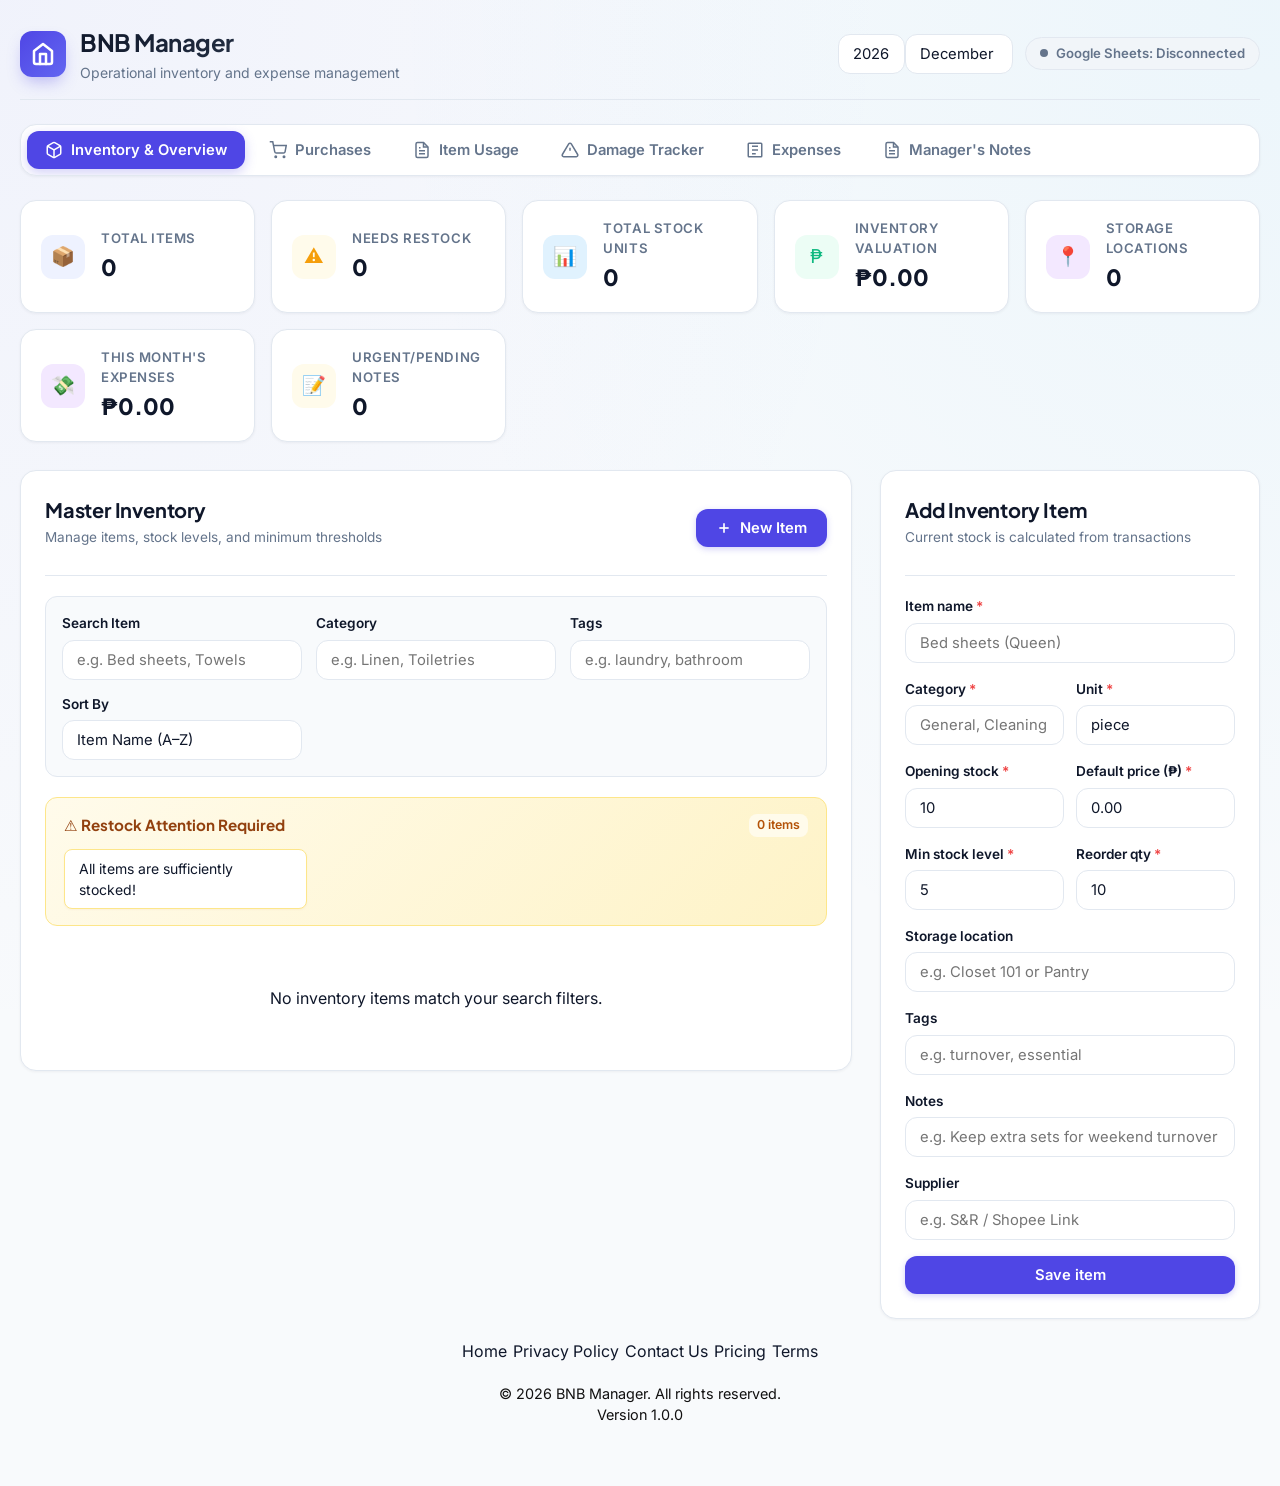
<file: index.html>
<!DOCTYPE html>
<html lang="en">
  <head>
    <meta charset="UTF-8" />
    <meta name="viewport" content="width=device-width, initial-scale=1.0" />
    <meta http-equiv="Cache-Control" content="no-store, no-cache, must-revalidate, max-age=0" />
    <meta http-equiv="Pragma" content="no-cache" />
    <title>BNB Manager - Bed & Breakfast Operations</title>
    <!-- Google Fonts -->
    <link rel="preconnect" href="https://fonts.googleapis.com" />
    <link rel="preconnect" href="https://fonts.gstatic.com" crossorigin />
    <link href="https://fonts.googleapis.com/css2?family=Inter:wght@400;500;600;700&family=Plus+Jakarta+Sans:wght@500;600;700;800&display=swap" rel="stylesheet" />
    <link rel="stylesheet" href="styles.css?v=20260728-1" />
  </head>
  <body>
    <!-- App Shell -->
    <div class="app-shell">
      <!-- Top Navigation & Header -->
      <header class="app-header">
        <div class="brand" onclick="window.location.href='/'" style="cursor: pointer;">
          <div class="brand-icon">
            <svg width="24" height="24" viewBox="0 0 24 24" fill="none" stroke="currentColor" stroke-width="2.5" stroke-linecap="round" stroke-linejoin="round">
              <path d="m3 9 9-7 9 7v11a2 2 0 0 1-2 2H5a2 2 0 0 1-2-2z"></path>
              <polyline points="9 22 9 12 15 12 15 22"></polyline>
            </svg>
          </div>
          <div>
            <h1 class="brand-title">BNB Manager</h1>
            <p class="brand-subtitle">Operational inventory and expense management</p>
          </div>
        </div>
        <div id="top-anchor"></div>
        <button id="floating-btn" class="hidden-btn">↑ Top</button>

        <div class="header-actions">
          <div class="data-month-content"  >
            <select class="styled-select year-select" id="data-year-select" title="Select the year of data to view.">
            </select>
            <select class="styled-select" id="data-month-select" title="Select the month of data to view.">
            </select>
          </div>
          <div id="sync-status-badge" class="sync-badge offline" title="Click to configure Google Sheets Sync">
            <span class="badge-dot"></span>
            <span id="sync-status-text">Google Sheets: Disconnected</span>
          </div>
          <!-- <button type="button" id="open-sync-modal-btn" class="btn btn-secondary">
            <svg width="18" height="18" viewBox="0 0 24 24" fill="none" stroke="currentColor" stroke-width="2">
              <circle cx="12" cy="12" r="3"></circle>
              <path d="M19.4 15a1.65 1.65 0 0 0 .33 1.82l.06.06a2 2 0 0 1 0 2.83 2 2 0 0 1-2.83 0l-.06-.06a1.65 1.65 0 0 0-1.82-.33 1.65 1.65 0 0 0-1 1.51V21a2 2 0 0 1-2 2 2 2 0 0 1-2-2v-.09A1.65 1.65 0 0 0 9 19.4a1.65 1.65 0 0 0-1.82.33l-.06.06a2 2 0 0 1-2.83 0 2 2 0 0 1 0-2.83l.06-.06a1.65 1.65 0 0 0 .33-1.82 1.65 1.65 0 0 0-1.51-1H3a2 2 0 0 1-2-2 2 2 0 0 1 2-2h.09A1.65 1.65 0 0 0 4.6 9a1.65 1.65 0 0 0-.33-1.82l-.06-.06a2 2 0 0 1 0-2.83 2 2 0 0 1 2.83 0l.06.06a1.65 1.65 0 0 0 1.82.33H9a1.65 1.65 0 0 0 1-1.51V3a2 2 0 0 1 2-2 2 2 0 0 1 2 2v.09a1.65 1.65 0 0 0 1 1.51 1.65 1.65 0 0 0 1.82-.33l.06-.06a2 2 0 0 1 2.83 0 2 2 0 0 1 0 2.83l-.06.06a1.65 1.65 0 0 0-.33 1.82V9a1.65 1.65 0 0 0 1.51 1H21a2 2 0 0 1 2 2 2 2 0 0 1-2 2h-.09a1.65 1.65 0 0 0-1.51 1z"></path>
            </svg>
            Google Sync Settings
          </button> -->
        </div>
      </header>
      <section id="tab-app" class="app-tab-panel active" role="tabpanel">
        <!-- App Navigation Tabs -->
        <nav class="nav-tabs" role="tablist" aria-label="Application Navigation">
          <button type="button" class="nav-tab active" data-tab="tab-inventory" role="tab" aria-selected="true" aria-controls="tab-inventory">
            <svg width="18" height="18" viewBox="0 0 24 24" fill="none" stroke="currentColor" stroke-width="2"><path d="M21 16V8a2 2 0 0 0-1-1.73l-7-4a2 2 0 0 0-2 0l-7 4A2 2 0 0 0 3 8v8a2 2 0 0 0 1 1.73l7 4a2 2 0 0 0 2 0l7-4A2 2 0 0 0 21 16z"></path><polyline points="3.27 6.96 12 12.01 20.73 6.96"></polyline><line x1="12" y1="22.08" x2="12" y2="12"></line></svg>
            Inventory & Overview
          </button>
          <button type="button" class="nav-tab" data-tab="tab-purchases" role="tab" aria-selected="false" aria-controls="tab-purchases">
            <svg width="18" height="18" viewBox="0 0 24 24" fill="none" stroke="currentColor" stroke-width="2"><circle cx="9" cy="21" r="1"></circle><circle cx="20" cy="21" r="1"></circle><path d="M1 1h4l2.68 13.39a2 2 0 0 0 2 1.61h9.72a2 2 0 0 0 2-1.61L23 6H6"></path></svg>
            Purchases
          </button>
          <button type="button" class="nav-tab" data-tab="tab-usage" role="tab" aria-selected="false" aria-controls="tab-usage">
            <svg width="18" height="18" viewBox="0 0 24 24" fill="none" stroke="currentColor" stroke-width="2"><path d="M14 2H6a2 2 0 0 0-2 2v16a2 2 0 0 0 2 2h12a2 2 0 0 0 2-2V8z"></path><polyline points="14 2 14 8 20 8"></polyline><line x1="16" y1="13" x2="8" y2="13"></line><line x1="16" y1="17" x2="8" y2="17"></line><polyline points="10 9 9 9 8 9"></polyline></svg>
            Item Usage
          </button>
          <button type="button" class="nav-tab" data-tab="tab-damage" role="tab" aria-selected="false" aria-controls="tab-damage">
            <svg width="18" height="18" viewBox="0 0 24 24" fill="none" stroke="currentColor" stroke-width="2"><path d="M10.29 3.86L1.82 18a2 2 0 0 0 1.71 3h16.94a2 2 0 0 0 1.71-3L13.71 3.86a2 2 0 0 0-3.42 0z"></path><line x1="12" y1="9" x2="12" y2="13"></line><line x1="12" y1="17" x2="12.01" y2="17"></line></svg>
            Damage Tracker
          </button>
          <button type="button" class="nav-tab" data-tab="tab-expenses" role="tab" aria-selected="false" aria-controls="tab-expenses">
            <svg width="18" height="18" viewBox="0 0 24 24" fill="none" stroke="currentColor" stroke-width="2"><path d="M4 3h16a1 1 0 0 1 1 1v16a1 1 0 0 1-1 1H4a1 1 0 0 1-1-1V4a1 1 0 0 1 1-1z"></path><path d="M8 7h8"></path><path d="M8 12h8"></path><path d="M8 17h5"></path></svg>
            Expenses
          </button>
          <button type="button" class="nav-tab" data-tab="tab-managers-notes" role="tab" aria-selected="false" aria-controls="tab-managers-notes">
            <svg width="18" height="18" viewBox="0 0 24 24" fill="none" stroke="currentColor" stroke-width="2"><path d="M14 2H6a2 2 0 0 0-2 2v16a2 2 0 0 0 2 2h12a2 2 0 0 0 2-2V8z"></path><polyline points="14 2 14 8 20 8"></polyline><line x1="16" y1="13" x2="8" y2="13"></line><line x1="16" y1="17" x2="8" y2="17"></line><polyline points="10 9 9 9 8 9"></polyline></svg>
            Manager's Notes
          </button>
        </nav>

        <!-- Dashboard Stats Header -->
        <div class="stats-banner">
          <div id="stats" class="stats-grid"></div>
        </div>

        <!-- Tab Content 1: Inventory & Overview -->
        <section id="tab-inventory" class="tab-panel active" role="tabpanel">
          <div class="content-grid">
            <div class="panel main-panel">
              <div class="panel-header">
                <div>
                  <h2>Master Inventory</h2>
                  <p class="panel-subtitle">Manage items, stock levels, and minimum thresholds</p>
                </div>
                <button type="button" id="trigger-add-item-btn" class="btn btn-primary">
                  <svg width="16" height="16" viewBox="0 0 24 24" fill="none" stroke="currentColor" stroke-width="2.5"><line x1="12" y1="5" x2="12" y2="19"></line><line x1="5" y1="12" x2="19" y2="12"></line></svg>
                  New Item
                </button>
              </div>

              <!-- Filters -->
              <div class="filter-card">
                <div class="filter-row">
                  <div class="input-group">
                    <label for="filter-name">Search Item</label>
                    <input id="filter-name" type="search" placeholder="e.g. Bed sheets, Towels" />
                  </div>
                  <div class="input-group">
                    <label for="filter-category">Category</label>
                    <input id="filter-category" type="search" placeholder="e.g. Linen, Toiletries" />
                  </div>
                  <div class="input-group">
                    <label for="filter-tags">Tags</label>
                    <input id="filter-tags" type="search" placeholder="e.g. laundry, bathroom" />
                  </div>
                  <div class="input-group">
                    <label for="filter-sort">Sort By</label>
                    <select id="filter-sort" class="styled-select" >
                      <option value="name-asc">Item Name (A–Z)</option>
                      <option value="name-desc">Item Name (Z–A)</option>
                    </select>
                  </div>
                </div>
              </div>
              
              <details class="low-stock-card" id="low-stock-card-view" open>
                <summary class="card-header">
                  <h3>⚠️ Restock Attention Required</h3>
                  <span id="low-stock-count-badge" class="chip chip-warning">0 items</span>
                </summary>
                <ul id="low-stock-list" class="low-stock-list"></ul>
              </details>
              
              <div id="inventory-list" class="inventory-grid"></div>
            </div>

            <!-- Aside: Add/Edit Item Form -->
            <aside class="panel side-panel">
              <div class="panel-header">
                <div>
                  <h2 id="form-title">Add New Item</h2>
                  <p class="panel-subtitle">Current stock is calculated from transactions</p>
                </div>
                <button type="button" id="cancel-edit" class="btn btn-ghost btn-sm hidden">Cancel edit</button>
              </div>
              <form id="item-form" class="styled-form">
                <div class="input-group">
                  <label for="item-name-input">Item name <span class="required">*</span></label>
                  <input type="text" id="item-name-input" name="name" placeholder="Bed sheets (Queen)" required />
                </div>

                <div class="form-row">
                  <div class="input-group">
                    <label for="item-category-input">Category <span class="required">*</span></label>
                    <input type="text" id="item-category-input" name="category" placeholder="General, Cleaning" required />
                  </div>
                  <div class="input-group">
                    <label for="item-unit-input">Unit <span class="required">*</span></label>
                    <input type="text" id="item-unit-input" name="unit" list="unit-options" value="piece" required />
                  </div>
                </div>

                <div class="form-row">
                  <div class="input-group">
                    <label for="item-opening-input">Opening stock <span class="required">*</span></label>
                    <input type="number" id="item-opening-input" name="openingStock" min="0" value="10" required />
                  </div>
                  <div class="input-group">
                    <label for="item-price-input">Default price (₱) <span class="required">*</span></label>
                    <input type="number" id="item-price-input" name="price" min="0" step="0.01" value="0.00" required />
                  </div>
                </div>

                <div class="form-row">
                  <div class="input-group">
                    <label for="item-min-input">Min stock level <span class="required">*</span></label>
                    <input type="number" id="item-min-input" name="minStock" min="0" value="5" required />
                  </div>
                  <div class="input-group">
                    <label for="item-reorder-input">Reorder qty <span class="required">*</span></label>
                    <input type="number" id="item-reorder-input" name="reorderQty" min="0" value="10" required />
                  </div>
                </div>

                <div class="input-group">
                  <label for="item-storage-input">Storage location</label>
                  <input type="text" id="item-storage-input" name="storage" placeholder="e.g. Closet 101 or Pantry" />
                </div>

                <div class="input-group">
                  <label for="item-tags-input">Tags</label>
                  <input type="text" id="item-tags-input" name="tags" placeholder="e.g. turnover, essential" />
                </div>

                <div class="input-group">
                  <label for="item-notes-input">Notes</label>
                  <input type="text" id="item-notes-input" name="notes" placeholder="e.g. Keep extra sets for weekend turnover" />
                </div>

                <div class="input-group">
                  <label for="item-supplier-input">Supplier</label>
                  <input type="text" id="item-supplier-input" name="supplier" placeholder="e.g. S&R / Shopee Link" />
                </div>

                <button type="submit" id="submit-item-btn" class="btn btn-primary btn-full">Save item</button>
              </form>
            </aside>
          </div>
        </section>

        <!-- Tab Content 2: Purchases -->
        <section id="tab-purchases" class="tab-panel" role="tabpanel">
          <div class="content-grid">
            <div class="panel main-panel">
              <div class="panel-header">
                <div>
                  <h2>Purchase History</h2>
                  <p class="panel-subtitle">Log of restocks & purchase transactions</p>
                </div>
                <button type="button" id="trigger-add-purchase-btn" class="btn btn-primary">
                  <svg width="16" height="16" viewBox="0 0 24 24" fill="none" stroke="currentColor" stroke-width="2.5"><line x1="12" y1="5" x2="12" y2="19"></line><line x1="5" y1="12" x2="19" y2="12"></line></svg>
                  New Purchase
                </button>
              </div>
              <div id="purchase-list" class="transaction-grid"></div>
            </div>

            <aside class="panel side-panel">
              <div class="panel-header">
                <div>
                  <h2 id="purchase-form-title">Record Purchase</h2>
                  <p class="panel-subtitle">Adds stock to Master Inventory</p>
                </div>
                <button type="button" id="cancel-purchase-edit" class="btn btn-ghost btn-sm hidden">Cancel edit</button>
              </div>
              <form id="purchase-form" class="styled-form">
                <div class="input-group">
                  <label for="purchase-date">Date <span class="required">*</span></label>
                  <input type="date" id="purchase-date" name="date" required />
                </div>

                <div class="input-group">
                  <label for="purchase-item-select">Select Item <span class="required">*</span></label>
                  <select id="purchase-item-select" name="itemId" class="styled-select" required></select>
                </div>

                <div class="form-row">
                  <div class="input-group">
                    <label for="purchase-unit">Unit <span class="required">*</span></label>
                    <input type="text" id="purchase-unit" name="unit" list="unit-options" placeholder="sets / bottles" required />
                  </div>
                  <div class="input-group">
                    <label for="purchase-qty">Quantity <span class="required">*</span></label>
                    <input type="number" id="purchase-qty" name="quantity" min="1" value="1" required />
                  </div>
                </div>

                <div class="input-group">
                  <label for="purchase-cost">Cost per item (₱) <span class="required">*</span></label>
                  <input type="number" id="purchase-cost" name="cost" min="0" step="0.01" value="0.00" required />
                </div>

                <div class="input-group">
                  <label for="purchase-note">Note</label>
                  <input type="text" id="purchase-note" name="note" placeholder="Notes" />
                </div>

                <div class="input-group">
                  <label for="purchase-supplier">Supplier</label>
                  <input type="text" id="purchase-supplier" name="supplier" placeholder="Supplier Info / Shopee Link" />
                </div>

                <button type="submit" id="purchase-submit-btn" class="btn btn-primary btn-full">Record Purchase</button>
              </form>
            </aside>
          </div>
        </section>

        <!-- Tab Content 3: Item Usage -->
        <section id="tab-usage" class="tab-panel" role="tabpanel">
          <div class="content-grid">
            <div class="panel main-panel">
              <div class="panel-header">
                <div>
                  <h2>Usage History</h2>
                  <p class="panel-subtitle">Supplies consumed across rooms and turnover</p>
                </div>
                <button type="button" id="trigger-add-usage-btn" class="btn btn-primary">
                  <svg width="16" height="16" viewBox="0 0 24 24" fill="none" stroke="currentColor" stroke-width="2.5"><line x1="12" y1="5" x2="12" y2="19"></line><line x1="5" y1="12" x2="19" y2="12"></line></svg>
                  New Usage
                </button>              
              </div>
              <div id="usage-list" class="transaction-grid"></div>
            </div>

            <aside class="panel side-panel">
              <div class="panel-header">
                <div>
                  <h2 id="usage-form-title">Record Usage</h2>
                  <p class="panel-subtitle">Deducts stock from Master Inventory</p>
                </div>
                <button type="button" id="cancel-usage-edit" class="btn btn-ghost btn-sm hidden">Cancel edit</button>
              </div>
              <form id="usage-form" class="styled-form">
                <div class="input-group">
                  <label for="usage-date">Date <span class="required">*</span></label>
                  <input type="date" id="usage-date" name="date" required />
                </div>

                <div class="input-group">
                  <label for="usage-item-select">Select Item <span class="required">*</span></label>
                  <select id="usage-item-select" name="itemId" class="styled-select" required></select>
                </div>

                <div class="form-row">
                  <div class="input-group">
                    <label for="usage-unit">Unit <span class="required">*</span></label>
                    <input type="text" id="usage-unit" name="unit" list="unit-options" placeholder="sets / bottles" required />
                  </div>
                  <div class="input-group">
                    <label for="usage-qty">Quantity used <span class="required">*</span></label>
                    <input type="number" id="usage-qty" name="quantity" min="1" value="1" required />
                  </div>
                </div>

                <div class="input-group">
                  <label for="usage-room">Room / Location</label>
                  <input type="text" id="usage-room" name="room" placeholder="e.g. Room 201 or Master Suite" />
                </div>

                <div class="input-group">
                  <label for="usage-note">Note</label>
                  <input type="text" id="usage-note" name="note" placeholder="Turnover details or guest request" />
                </div>

                <button type="submit" id="usage-submit-btn" class="btn btn-primary btn-full">Record Usage</button>
              </form>
            </aside>
          </div>
        </section>

        <!-- Tab Content 4: Damage Tracker -->
        <section id="tab-damage" class="tab-panel" role="tabpanel">
          <div class="content-grid">
            <div class="panel main-panel">
              <div class="panel-header">
                <div>
                  <h2>Damage & Loss Records</h2>
                  <p class="panel-subtitle">Log of damaged or retired supplies</p>
                </div>
                <button type="button" id="trigger-add-damage-btn" class="btn btn-primary">
                  <svg width="16" height="16" viewBox="0 0 24 24" fill="none" stroke="currentColor" stroke-width="2.5"><line x1="12" y1="5" x2="12" y2="19"></line><line x1="5" y1="12" x2="19" y2="12"></line></svg>
                  New Record
                </button>    
              </div>
              <div id="damage-list" class="transaction-grid"></div>
            </div>

            <aside class="panel side-panel">
              <div class="panel-header">
                <div>
                  <h2 id="damage-form-title">Record Damage</h2>
                  <p class="panel-subtitle">Deducts stock from Master Inventory</p>
                </div>
                <button type="button" id="cancel-damage-edit" class="btn btn-ghost btn-sm hidden">Cancel edit</button>
              </div>
              <form id="damage-form" class="styled-form">
                <div class="input-group">
                  <label for="damage-date">Date <span class="required">*</span></label>
                  <input type="date" id="damage-date" name="date" required />
                </div>

                <div class="input-group">
                  <label for="damage-item-select">Select Item <span class="required">*</span></label>
                  <select id="damage-item-select" name="itemId" class="styled-select" required></select>
                </div>

                <div class="input-group">
                  <label for="damage-qty">Quantity damaged <span class="required">*</span></label>
                  <input type="number" id="damage-qty" name="quantity" min="1" value="1" required />
                </div>

                <div class="input-group">
                  <label for="damage-location">Location</label>
                  <input type="text" id="damage-location" name="location" placeholder="e.g. Room 102 or Laundry" />
                </div>

                <div class="input-group">
                  <label for="damage-description">Description of damage</label>
                  <input type="text" id="damage-description" name="description" placeholder="e.g. Stained during guest stay" />
                </div>

                <button type="submit" id="damage-submit-btn" class="btn btn-primary btn-full">Record Damage</button>
              </form>
            </aside>
          </div>
        </section>

        <!-- Tab Content 5: Expense Tracker -->
        <section id="tab-expenses" class="tab-panel" role="tabpanel">
          <div class="content-grid">
            <div class="panel main-panel">
              <div class="panel-header">
                <div>
                  <h2>Expense Tracker</h2>
                  <p class="panel-subtitle">Track business expenses and payment status</p>
                </div>
                <button type="button" id="trigger-add-expense-btn" class="btn btn-primary">
                  <svg width="16" height="16" viewBox="0 0 24 24" fill="none" stroke="currentColor" stroke-width="2.5"><line x1="12" y1="5" x2="12" y2="19"></line><line x1="5" y1="12" x2="19" y2="12"></line></svg>
                  New Expense
                </button>  
              </div>
              <div id="expense-list" class="transaction-grid"></div>
            </div>

            <aside class="panel side-panel">
              <div class="panel-header">
                <div>
                  <h2 id="expense-form-title">Log Expense</h2>
                  <p class="panel-subtitle">Capture bills, supplies, and operating costs</p>
                </div>
                <button type="button" id="cancel-expense-edit" class="btn btn-ghost btn-sm hidden">Cancel edit</button>
              </div>
              <form id="expense-form" class="styled-form">
                <div class="input-group">
                  <label for="expense-date">Date <span class="required">*</span></label>
                  <input type="date" id="expense-date" name="date" required />
                </div>

                <div class="input-group">
                  <label for="expense-type">Expense Type <span class="required">*</span></label>
                  <input type="text" id="expense-type" name="type" list="expense-type-options" placeholder="e.g. Supplies or Electricity Bill" required />
                </div>

                <div class="form-row">
                  <div class="input-group">
                    <label for="expense-amount">Amount (₱) <span class="required">*</span></label>
                    <input type="number" id="expense-amount" name="amount" min="0" step="0.01" value="0.00" required />
                  </div>
                  <div class="input-group">
                    <label for="expense-status">Status</label>
                    <select id="expense-status" name="status" class="styled-select">
                      <option value="Pending">Pending</option>
                      <option value="Paid">Paid</option>
                    </select>
                  </div>
                </div>

                <div class="form-row">
                  <div class="input-group">
                    <label for="expense-mode">Mode of Payment</label>
                    <input type="text" id="expense-mode" name="modeOfPayment" list="expense-mode-options" placeholder="Cash, GCash, Bank Transfer" />
                  </div>
                  <div class="input-group">
                    <label for="expense-tag">Tag</label>
                    <input type="text" id="expense-tag" name="tag" placeholder="e.g. Operations, Housekeeping" />
                  </div>
                </div>

                <div class="input-group">
                  <label for="expense-notes">Notes</label>
                  <input type="text" id="expense-notes" name="notes" placeholder="e.g. Monthly utility bill" />
                </div>

                <button type="submit" id="expense-submit-btn" class="btn btn-primary btn-full">Save Expense</button>
              </form>
            </aside>
          </div>
        </section>

        <section id="tab-managers-notes" class="tab-panel" role="tabpanel">
          <div class="content-grid">
            <div class="panel main-panel">
              <div class="panel-header">
                <div>
                  <h2>Manager's Notes</h2>
                  <p class="panel-subtitle">Track daily follow-ups, room issues, and manager priorities</p>
                </div>
                <button type="button" id="trigger-add-note-btn" class="btn btn-primary">
                  <svg width="16" height="16" viewBox="0 0 24 24" fill="none" stroke="currentColor" stroke-width="2.5"><line x1="12" y1="5" x2="12" y2="19"></line><line x1="5" y1="12" x2="19" y2="12"></line></svg>
                  New Note
                </button>    
              </div>
              <div class="filter-card">
                <div class="filter-row">
                  <div class="input-group">
                    <label for="manager-notes-date-from">Date From</label>
                    <input type="date" id="manager-notes-date-from" />
                  </div>
                  <div class="input-group">
                    <label for="manager-notes-date-to">Date To</label>
                    <input type="date" id="manager-notes-date-to" />
                  </div>
                  <div class="input-group">
                    <label for="manager-notes-status-filter">Status</label>
                    <select id="manager-notes-status-filter" class="styled-select">
                      <option value="all">All Statuses</option>
                      <option value="Urgent">Urgent</option>
                      <option value="Pending">Pending</option>
                      <option value="Dismissed">Dismissed</option>
                      <option value="Completed">Completed</option>
                    </select>
                  </div>
                </div>
              </div>
              <div id="manager-notes-list" class="transaction-grid"></div>
            </div>

            <aside class="panel side-panel">
              <div class="panel-header">
                <div>
                  <h2 id="manager-notes-form-title">Add Manager Note</h2>
                  <p class="panel-subtitle">Log notes with status tracking</p>
                </div>
                <button type="button" id="cancel-manager-notes-edit" class="btn btn-ghost btn-sm hidden">Cancel edit</button>
              </div>
              <form id="manager-notes-form" class="styled-form">
                <div class="input-group">
                  <label for="manager-note-date">Date <span class="required">*</span></label>
                  <input type="date" id="manager-note-date" name="date" required />
                </div>

                <div class="input-group">
                  <label for="manager-note-notes">Notes <span class="required">*</span></label>
                  <textarea id="manager-note-notes" name="notes" rows="5" placeholder="Enter the manager note or follow-up here..." required></textarea>
                </div>

                <div class="form-row">
                  <div class="input-group">
                    <label for="manager-note-room">Room</label>
                    <input type="text" id="manager-note-room" name="room" placeholder="e.g. Room 201" />
                  </div>
                  <div class="input-group">
                    <label for="manager-note-status">Status</label>
                    <select id="manager-note-status" name="status" class="styled-select">
                      <option value="Urgent">Urgent</option>
                      <option value="Pending">Pending</option>
                      <option value="Dismissed">Dismissed</option>
                      <option value="Completed">Completed</option>
                    </select>
                  </div>
                </div>
                <button type="submit" id="manager-notes-submit-btn" class="btn btn-primary btn-full">Save Note</button>
              </form>
            </aside>
          </div>
        </section>
      </section> <!-- tab-app end-->

      <div id="footer-placeholder"></div>
      <script>
        fetch('common/footer.html')
            .then(response => response.text())
            .then(data => {
                document.getElementById('footer-placeholder').innerHTML = data;
            });
      </script>
    </div> <!-- app-shell end -->

    <!-- Google Sync Settings Modal -->
    <div id="sync-modal" class="modal-backdrop hidden">
      <div class="modal-card">
        <div class="modal-header">
          <div class="modal-title-wrap">
            <div class="modal-icon">
              <svg width="22" height="22" viewBox="0 0 24 24" fill="none" stroke="currentColor" stroke-width="2"><path d="M18 10h-1.26A8 8 0 1 0 9 20h9a5 5 0 0 0 0-10z"></path></svg>
            </div>
            <div>
              <h3>Google Sheets Auto-Sync Settings</h3>
              <p>Connect your account and spreadsheet ID once for instant background sync</p>
            </div>
          </div>
          <button type="button" id="close-sync-modal-btn" class="icon-btn" aria-label="Close modal">&times;</button>
        </div>

        <div class="modal-body">
          <form id="sheets-form" class="styled-form" onsubmit="event.preventDefault();">
            <div class="input-group">
              <label for="sheet-id">Google Sheet ID or URL <span class="required">*</span></label>
              <input type="text" id="sheet-id" placeholder="Paste Sheet URL or ID (e.g. 1BxiMVs0...)" />
              <small class="helper-text">You can paste the entire Google Sheet URL or just the ID from the address bar.</small>
            </div>

            <div class="modal-status-box">
              <div class="status-label">Connection Status</div>
              <p id="sheet-status" class="sheet-status">Not connected.</p>
            </div>

            <div class="button-group">
              <button type="button" id="google-connect" class="btn btn-primary btn-full">
                <svg width="18" height="18" viewBox="0 0 24 24" fill="none" stroke="currentColor" stroke-width="2"><path d="M15 3h4a2 2 0 0 1 2 2v14a2 2 0 0 1-2 2h-4"></path><polyline points="10 17 15 12 10 7"></polyline><line x1="15" y1="12" x2="3" y2="12"></line></svg>
                Connect Google Account & Sync
              </button>
              <button type="button" id="google-disconnect" class="btn btn-danger btn-full hidden">Disconnect Account</button>
            </div>

            <div class="modal-divider"><span>Manual Data Tools</span></div>

            <div class="button-row">
              <button type="button" id="sheet-import" class="btn btn-secondary btn-full">
                <svg width="16" height="16" viewBox="0 0 24 24" fill="none" stroke="currentColor" stroke-width="2"><path d="M21 15v4a2 2 0 0 1-2 2H5a2 2 0 0 1-2-2v-4"></path><polyline points="7 10 12 15 17 10"></polyline><line x1="12" y1="15" x2="12" y2="3"></line></svg>
                Import Data from Sheet
              </button>
              <button type="button" id="sheet-export" class="btn btn-secondary btn-full">
                <svg width="16" height="16" viewBox="0 0 24 24" fill="none" stroke="currentColor" stroke-width="2"><path d="M21 15v4a2 2 0 0 1-2 2H5a2 2 0 0 1-2-2v-4"></path><polyline points="17 8 12 3 7 8"></polyline><line x1="12" y1="3" x2="12" y2="15"></line></svg>
                Force Export to Sheet
              </button>
            </div>
          </form>
        </div>
      </div>
    </div>
    <!-- Google Sync Action Prompt Modal -->
    <div id="sync-prompt-modal" class="modal-backdrop hidden">
      <div class="modal-card">
        <div class="modal-header">
          <div class="modal-title-wrap">
            <div id="sync-prompt-icon" class="modal-icon">
              <svg width="22" height="22" viewBox="0 0 24 24" fill="none" stroke="currentColor" stroke-width="2"><path d="M21.5 2v6h-6M21.34 15.57a10 10 0 1 1-.57-8.38l5.67-5.67"/></svg>
            </div>
            <div>
              <h3 id="sync-prompt-title">Sync Action Required</h3>
              <p id="sync-prompt-subtitle">Google Sheets Sync Manager</p>
            </div>
          </div>
          <button type="button" id="close-sync-prompt-btn" class="icon-btn" aria-label="Close prompt">&times;</button>
        </div>
        <div class="modal-body">
          <p id="sync-prompt-message" class="sync-prompt-message">A sync action is required for your Google Sheet data.</p>
          <div class="button-row" style="margin-top: 20px;">
            <button type="button" id="sync-prompt-cancel-btn" class="btn btn-secondary btn-full">Cancel / Skip</button>
            <button type="button" id="sync-prompt-confirm-btn" class="btn btn-primary btn-full">Confirm & Sync</button>
          </div>
        </div>
      </div>
    </div>
    <!-- Toast Notification Container -->
    <div id="toast-container" class="toast-container"></div>

    <datalist id="unit-options"></datalist>
    <datalist id="expense-type-options"></datalist>
    <datalist id="expense-mode-options"></datalist>
    <script src="https://apis.google.com/js/api.js"></script>
    <script src="app.js"></script>
  </body>
</html>
</file>
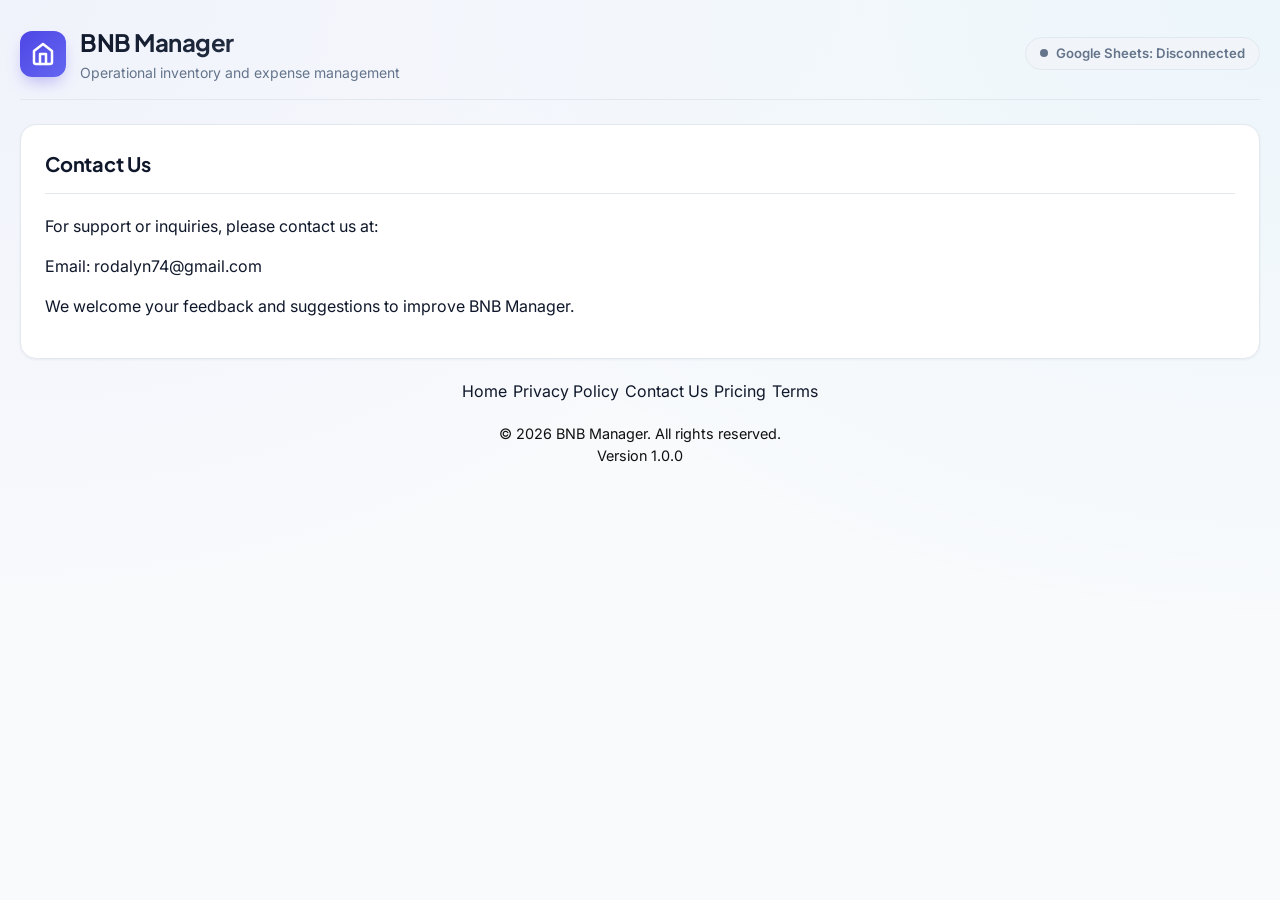
<file: contact/index.html>
<!DOCTYPE html>
<html lang="en">
  <head>
    <meta charset="UTF-8" />
    <meta name="viewport" content="width=device-width, initial-scale=1.0" />
    <meta http-equiv="Cache-Control" content="no-store, no-cache, must-revalidate, max-age=0" />
    <meta http-equiv="Pragma" content="no-cache" />
    <title>BNB Manager - Bed & Breakfast Operations</title>
    <!-- Google Fonts -->
    <link rel="preconnect" href="https://fonts.googleapis.com" />
    <link rel="preconnect" href="https://fonts.gstatic.com" crossorigin />
    <link href="https://fonts.googleapis.com/css2?family=Inter:wght@400;500;600;700&family=Plus+Jakarta+Sans:wght@500;600;700;800&display=swap" rel="stylesheet" />
    <link rel="stylesheet" href="../styles.css?v=20260728-1" />
  </head>
  <body>
    <!-- App Shell -->
    <div class="app-shell">
      <!-- Top Navigation & Header -->
      <header class="app-header">
        <div class="brand" onclick="window.location.href='/'" style="cursor: pointer;">
          <div class="brand-icon" >
            <svg width="24" height="24" viewBox="0 0 24 24" fill="none" stroke="currentColor" stroke-width="2.5" stroke-linecap="round" stroke-linejoin="round">
              <path d="m3 9 9-7 9 7v11a2 2 0 0 1-2 2H5a2 2 0 0 1-2-2z"></path>
              <polyline points="9 22 9 12 15 12 15 22"></polyline>
            </svg>
          </div>
          <div onclick="window.location.href='/'" style="cursor: pointer;">
            <h1 class="brand-title">BNB Manager</h1>
            <p class="brand-subtitle">Operational inventory and expense management</p>
          </div>
        </div>

        <div class="header-actions">
          <div id="sync-status-badge" class="sync-badge offline" title="Click to configure Google Sheets Sync">
            <span class="badge-dot"></span>
            <span id="sync-status-text">Google Sheets: Disconnected</span>
          </div>
        </div>
      </header>
      <section id="tab-contact" class="app-tab-panel active" role="tabpanel">
        <div class="panel main-panel">
          <div class="panel-header">
            <h2>Contact Us</h2>
          </div>
          <div class="panel-body">
            <p>For support or inquiries, please contact us at:</p>
            <p>Email: rodalyn74@gmail.com</p>
            <p>We welcome your feedback and suggestions to improve BNB Manager.</p>
          </div>
        </div>
      </section>
      <div id="footer-placeholder"></div>
      <script>
        fetch('../common/footer.html')
            .then(response => response.text())
            .then(data => {
                document.getElementById('footer-placeholder').innerHTML = data;
            });
      </script>
    </div> <!-- app-shell end -->
  </body>
</html>
</file>
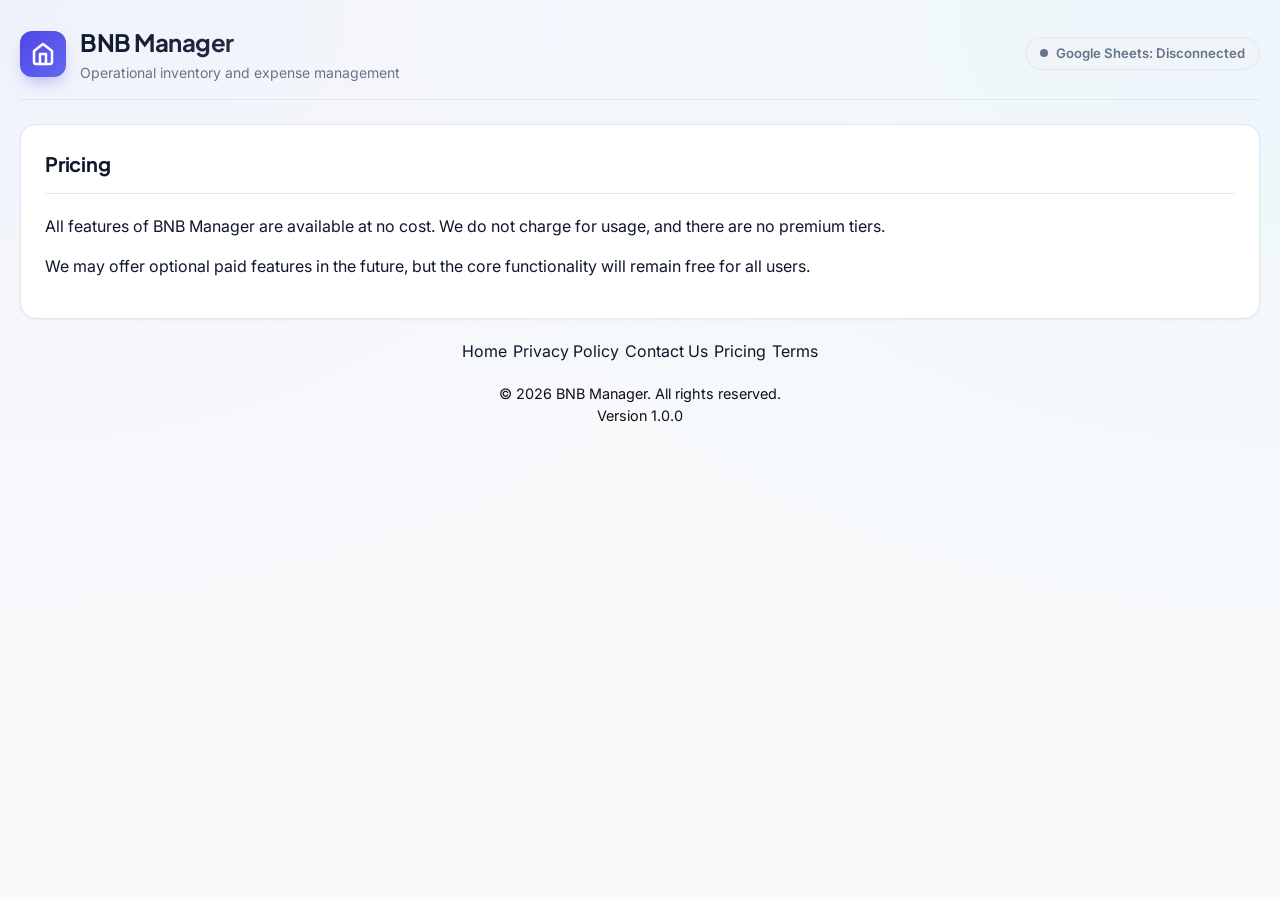
<file: pricing/index.html>
<!DOCTYPE html>
<html lang="en">
  <head>
    <meta charset="UTF-8" />
    <meta name="viewport" content="width=device-width, initial-scale=1.0" />
    <meta http-equiv="Cache-Control" content="no-store, no-cache, must-revalidate, max-age=0" />
    <meta http-equiv="Pragma" content="no-cache" />
    <title>BNB Manager - Bed & Breakfast Operations</title>
    <!-- Google Fonts -->
    <link rel="preconnect" href="https://fonts.googleapis.com" />
    <link rel="preconnect" href="https://fonts.gstatic.com" crossorigin />
    <link href="https://fonts.googleapis.com/css2?family=Inter:wght@400;500;600;700&family=Plus+Jakarta+Sans:wght@500;600;700;800&display=swap" rel="stylesheet" />
    <link rel="stylesheet" href="../styles.css?v=20260728-1" />
  </head>
  <body>
    <!-- App Shell -->
    <div class="app-shell">
      <!-- Top Navigation & Header -->
      <header class="app-header">
        <div class="brand" onclick="window.location.href='/'" style="cursor: pointer;">
          <div class="brand-icon" href="/">
            <svg width="24" height="24" viewBox="0 0 24 24" fill="none" stroke="currentColor" stroke-width="2.5" stroke-linecap="round" stroke-linejoin="round">
              <path d="m3 9 9-7 9 7v11a2 2 0 0 1-2 2H5a2 2 0 0 1-2-2z"></path>
              <polyline points="9 22 9 12 15 12 15 22"></polyline>
            </svg>
          </div>
          <div>
            <h1 class="brand-title">BNB Manager</h1>
            <p class="brand-subtitle">Operational inventory and expense management</p>
          </div>
        </div>

        <div class="header-actions">
          <div id="sync-status-badge" class="sync-badge offline" title="Click to configure Google Sheets Sync">
            <span class="badge-dot"></span>
            <span id="sync-status-text">Google Sheets: Disconnected</span>
          </div>
        </div>
      </header>
      
      <section id="tab-pricing" class="app-tab-panel active" role="tabpanel">
        <div class="panel main-panel">
          <div class="panel-header">
            <h2>Pricing</h2>
          </div>
          <div class="panel-body">
            <p>All features of BNB Manager are available at no cost. We do not charge for usage, and there are no premium tiers.</p>
            <p>We may offer optional paid features in the future, but the core functionality will remain free for all users.</p>
          </div>
        </div>
      </section>

      <div id="footer-placeholder"></div>
      <script>
        fetch('../common/footer.html')
            .then(response => response.text())
            .then(data => {
                document.getElementById('footer-placeholder').innerHTML = data;
            });
      </script>
    </div> <!-- app-shell end -->
  </body>
</html>
</file>
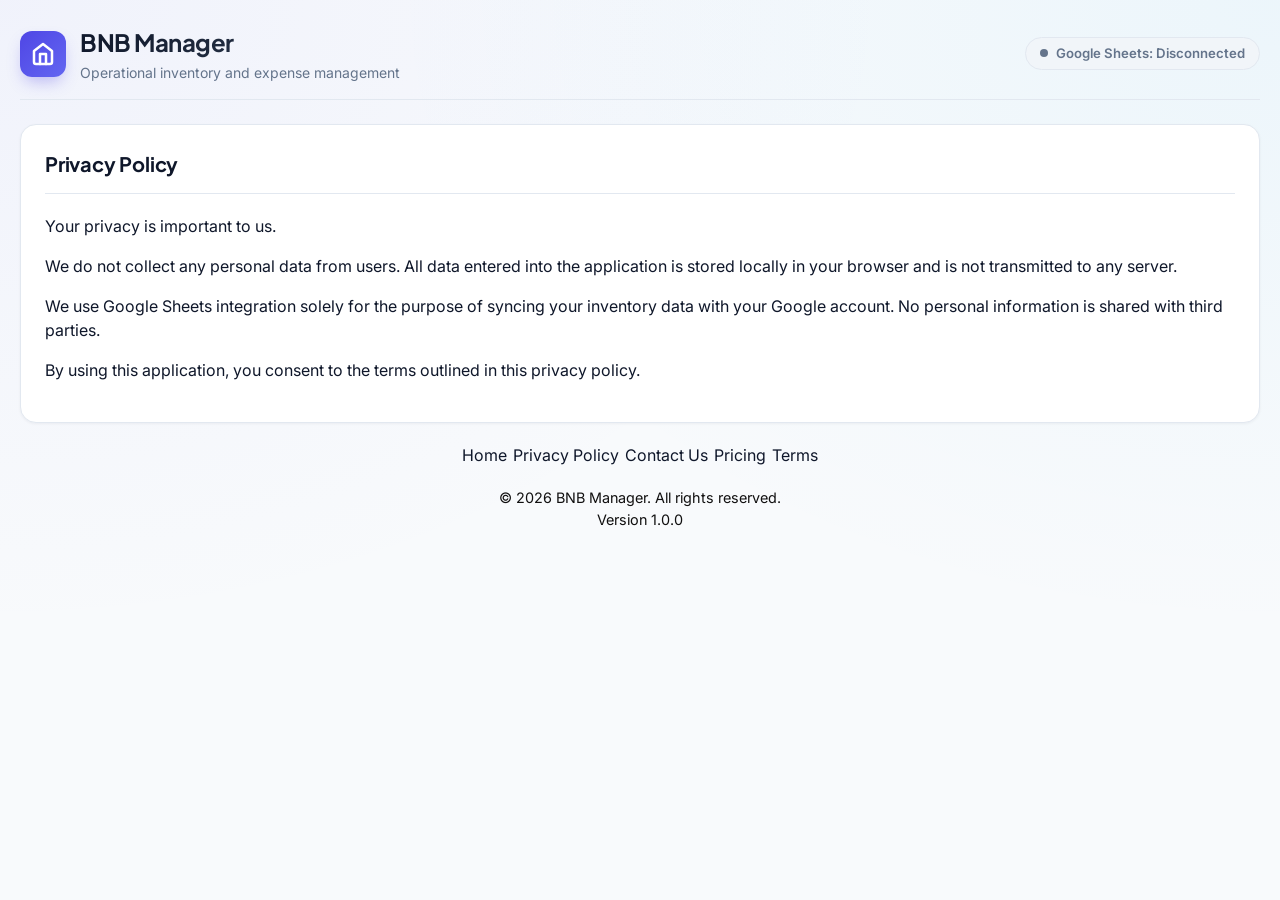
<file: privacy/index.html>
<!DOCTYPE html>
<html lang="en">
  <head>
    <meta charset="UTF-8" />
    <meta name="viewport" content="width=device-width, initial-scale=1.0" />
    <meta http-equiv="Cache-Control" content="no-store, no-cache, must-revalidate, max-age=0" />
    <meta http-equiv="Pragma" content="no-cache" />
    <title>BNB Manager - Bed & Breakfast Operations</title>
    <!-- Google Fonts -->
    <link rel="preconnect" href="https://fonts.googleapis.com" />
    <link rel="preconnect" href="https://fonts.gstatic.com" crossorigin />
    <link href="https://fonts.googleapis.com/css2?family=Inter:wght@400;500;600;700&family=Plus+Jakarta+Sans:wght@500;600;700;800&display=swap" rel="stylesheet" />
    <link rel="stylesheet" href="../styles.css?v=20260728-1" />
  </head>
  <body>
    <!-- App Shell -->
    <div class="app-shell">
      <!-- Top Navigation & Header -->
      <header class="app-header">
        <div class="brand">
          <div class="brand-icon" onclick="window.location.href='/'" style="cursor: pointer;">
            <svg width="24" height="24" viewBox="0 0 24 24" fill="none" stroke="currentColor" stroke-width="2.5" stroke-linecap="round" stroke-linejoin="round">
              <path d="m3 9 9-7 9 7v11a2 2 0 0 1-2 2H5a2 2 0 0 1-2-2z"></path>
              <polyline points="9 22 9 12 15 12 15 22"></polyline>
            </svg>
          </div>
          <div onclick="window.location.href='/'" style="cursor: pointer;">
            <h1 class="brand-title">BNB Manager</h1>
            <p class="brand-subtitle">Operational inventory and expense management</p>
          </div>
        </div>

        <div class="header-actions">
          <div id="sync-status-badge" class="sync-badge offline" title="Click to configure Google Sheets Sync">
            <span class="badge-dot"></span>
            <span id="sync-status-text">Google Sheets: Disconnected</span>
          </div>
        </div>
      </header>
      <section id="tab-privacy" class="app-tab-panel active" role="tabpanel">
        <div class="panel main-panel">
          <div class="panel-header">
            <h2>Privacy Policy</h2>
            </div>
          <div class="panel-body">
            <p>Your privacy is important to us.</p>
            <p>We do not collect any personal data from users. All data entered into the application is stored locally in your browser and is not transmitted to any server.</p>
            <p>We use Google Sheets integration solely for the purpose of syncing your inventory data with your Google account. No personal information is shared with third parties.</p>
            <p>By using this application, you consent to the terms outlined in this privacy policy.</p>
          </div>
        </div>
      </section>

      <div id="footer-placeholder"></div>
      <script>
        fetch('../common/footer.html')
            .then(response => response.text())
            .then(data => {
                document.getElementById('footer-placeholder').innerHTML = data;
            });
      </script>
    </div> <!-- app-shell end -->
  </body>
</html>
</file>
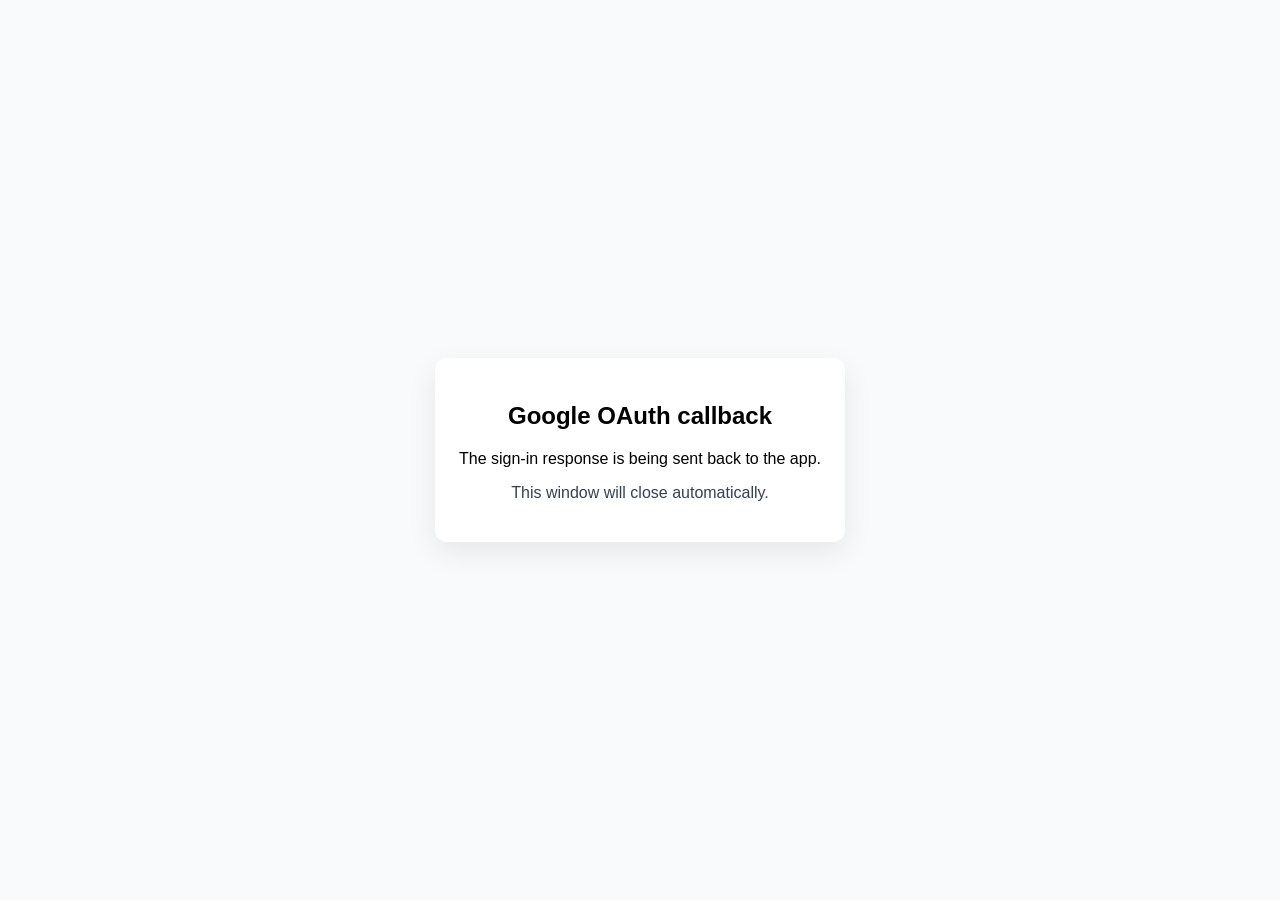
<file: oauth-callback.html>
<!DOCTYPE html>
<html lang="en">
  <head>
    <meta charset="UTF-8" />
    <meta name="viewport" content="width=device-width, initial-scale=1.0" />
    <title>Google OAuth Callback</title>
    <style>
      body {
        font-family: Arial, sans-serif;
        display: grid;
        place-items: center;
        min-height: 100vh;
        margin: 0;
        background: #f8fafc;
      }
      .card {
        background: white;
        padding: 24px;
        border-radius: 12px;
        box-shadow: 0 10px 30px rgba(0, 0, 0, 0.08);
        text-align: center;
        max-width: 380px;
      }
      .status {
        margin-top: 16px;
        color: #334155;
      }
    </style>
  </head>
  <body>
    <div class="card">
      <h2>Google OAuth callback</h2>
      <p>The sign-in response is being sent back to the app.</p>
      <p class="status">This window will close automatically.</p>
    </div>
    <script>
      const params = new URLSearchParams(window.location.hash.substring(1));
      const accessToken = params.get('access_token');
      const error = params.get('error');
      const errorDescription = params.get('error_description');
      const state = params.get('state');
      const message = accessToken
        ? 'Google OAuth completed successfully.'
        : `Google OAuth failed: ${errorDescription || error || 'Unknown error'}`;

      if (window.opener) {
        window.opener.postMessage(
          {
            type: 'google-oauth',
            accessToken,
            error: error ? (errorDescription || error) : null,
            message,
            state
          },
          window.location.origin
        );
      }

      window.setTimeout(() => window.close(), 500);
    </script>
  </body>
</html>
</file>
<file: styles.css>
/* BNB Inventory Manager - Modern Design System */

:root {
  color-scheme: light;
  --font-body: 'Inter', system-ui, -apple-system, sans-serif;
  --font-heading: 'Plus Jakarta Sans', system-ui, -apple-system, sans-serif;

  /* Color Palette */
  --primary: #4f46e5;
  --primary-hover: #4338ca;
  --primary-light: #eef2ff;
  --primary-border: #c7d2fe;
  
  --secondary: #0f172a;
  --secondary-hover: #1e293b;

  --accent: #0284c7;
  --accent-light: #e0f2fe;

  --success: #10b981;
  --success-light: #ecfdf5;
  --success-border: #a7f3d0;

  --warning: #f59e0b;
  --warning-light: #fffbeb;
  --warning-border: #fde68a;

  --danger: #ef4444;
  --danger-light: #fef2f2;
  --danger-border: #fecaca;

  --disabled-light: #bcc1c7;
  --disabled-border: #a3aaab;

  --surface-bg: #f8fafc;
  --card-bg: #ffffff;
  --border-color: #e2e8f0;
  --border-focus: #818cf8;

  --text-main: #0f172a;
  --text-muted: #64748b;
  --text-subtle: #94a3b8;

  /* Elevation & Borders */
  --radius-sm: 8px;
  --radius-md: 12px;
  --radius-lg: 16px;
  --radius-full: 9999px;

  --shadow-sm: 0 1px 3px rgba(15, 23, 42, 0.05);
  --shadow-md: 0 4px 12px -2px rgba(15, 23, 42, 0.08), 0 2px 6px -1px rgba(15, 23, 42, 0.04);
  --shadow-lg: 0 12px 32px -4px rgba(15, 23, 42, 0.12), 0 4px 12px -2px rgba(15, 23, 42, 0.06);

  --transition-fast: 0.15s ease;
  --transition-normal: 0.25s cubic-bezier(0.4, 0, 0.2, 1);
}

*, *::before, *::after {
  box-sizing: border-box;
}

body {
  margin: 0;
  font-family: var(--font-body);
  background-color: var(--surface-bg);
  background-image: 
    radial-gradient(at 0% 0%, rgba(99, 102, 241, 0.05) 0px, transparent 50%),
    radial-gradient(at 100% 0%, rgba(14, 165, 233, 0.05) 0px, transparent 50%);
  color: var(--text-main);
  line-height: 1.5;
  min-height: 100vh;
  -webkit-font-smoothing: antialiased;
}

h1, h2, h3, h4, h5, h6 {
  font-family: var(--font-heading);
  font-weight: 700;
  color: var(--text-main);
  margin: 0;
}

button, input, select, textarea {
  font-family: inherit;
  font-size: inherit;
}

a {
  color: var(--text-main);
  text-decoration: none;
  transition: var(--transition-fast);
}

a:hover {
  text-decoration: underline;
}

/* App Layout Container */
.app-shell {
  max-width: 1400px;
  margin: 0 auto;
  padding: 24px 20px 60px;
}

/* Header & Brand */
.app-header {
  display: flex;
  align-items: center;
  justify-content: space-between;
  gap: 20px;
  margin-bottom: 24px;
  padding-bottom: 16px;
  border-bottom: 1px solid var(--border-color);
}

.brand {
  display: flex;
  align-items: center;
  gap: 14px;
}

.brand-icon {
  width: 46px;
  height: 46px;
  border-radius: var(--radius-md);
  background: linear-gradient(135deg, var(--primary) 0%, #6366f1 100%);
  color: white;
  display: grid;
  place-items: center;
  box-shadow: 0 8px 16px -4px rgba(79, 70, 229, 0.35);
}

.brand-title {
  font-size: 1.5rem;
  letter-spacing: -0.02em;
  background: linear-gradient(135deg, #0f172a 0%, #334155 100%);
  -webkit-background-clip: text;
  -webkit-text-fill-color: transparent;
}

.brand-subtitle {
  font-size: 0.875rem;
  color: var(--text-muted);
  margin: 2px 0 0;
}

.header-actions {
  display: flex;
  align-items: center;
  gap: 12px;
}

/* Sync Badge Pill */
.sync-badge {
  display: inline-flex;
  align-items: center;
  gap: 8px;
  padding: 6px 14px;
  border-radius: var(--radius-full);
  font-size: 0.825rem;
  font-weight: 600;
  cursor: pointer;
  transition: var(--transition-fast);
}

.sync-badge.online {
  background: var(--success-light);
  color: #065f46;
  border: 1px solid var(--success-border);
}

.sync-badge.offline {
  background: #f1f5f9;
  color: var(--text-muted);
  border: 1px solid var(--border-color);
}

.badge-dot {
  width: 8px;
  height: 8px;
  border-radius: 50%;
  background: currentColor;
}

.sync-badge.online .badge-dot {
  box-shadow: 0 0 0 3px rgba(16, 185, 129, 0.25);
  animation: pulse-dot 2s infinite;
}

@keyframes pulse-dot {
  0% { transform: scale(0.95); opacity: 0.8; }
  50% { transform: scale(1.15); opacity: 1; }
  100% { transform: scale(0.95); opacity: 0.8; }
}

/* Navigation Tabs */
.nav-tabs {
  display: flex;
  gap: 6px;
  background: #ffffff;
  padding: 6px;
  border-radius: var(--radius-lg);
  border: 1px solid var(--border-color);
  box-shadow: var(--shadow-sm);
  margin-bottom: 24px;
  overflow-x: auto;
}

.nav-tab {
  display: flex;
  align-items: center;
  gap: 8px;
  padding: 10px 18px;
  border-radius: var(--radius-md);
  border: none;
  background: transparent;
  color: var(--text-muted);
  font-size: 0.925rem;
  font-weight: 600;
  cursor: pointer;
  white-space: nowrap;
  transition: var(--transition-fast);
}

.nav-tab:hover {
  color: var(--text-main);
  background: #f1f5f9;
}

.nav-tab.active {
  background: var(--primary);
  color: white;
  box-shadow: 0 4px 12px rgba(79, 70, 229, 0.25);
}

.footer-nav-links {
  display: flex;
  justify-content: center;
  gap: 6px;
  padding: 20px;
}

/* Dashboard Stats Banner */
.stats-banner {
  margin-bottom: 28px;
}

.stats-grid {
  display: grid;
  grid-template-columns: repeat(auto-fit, minmax(220px, 1fr));
  gap: 16px;
}

.stat-card {
  background: var(--card-bg);
  border: 1px solid var(--border-color);
  border-radius: var(--radius-lg);
  padding: 18px 20px;
  box-shadow: var(--shadow-sm);
  display: flex;
  align-items: center;
  gap: 16px;
  transition: var(--transition-normal);
}

.stat-card:hover {
  transform: translateY(-2px);
  box-shadow: var(--shadow-md);
}

.stat-icon {
  width: 44px;
  height: 44px;
  border-radius: var(--radius-md);
  display: grid;
  place-items: center;
  font-size: 1.2rem;
  flex-shrink: 0;
}

.stat-icon.primary { background: var(--primary-light); color: var(--primary); }
.stat-icon.warning { background: var(--warning-light); color: var(--warning); }
.stat-icon.accent { background: var(--accent-light); color: var(--accent); }
.stat-icon.success { background: var(--success-light); color: var(--success); }
.stat-icon.info { background: #f3e8ff; color: #7e22ce; }

.stat-info {
  display: flex;
  flex-direction: column;
}

.stat-label {
  font-size: 0.825rem;
  font-weight: 600;
  color: var(--text-muted);
  text-transform: uppercase;
  letter-spacing: 0.04em;
}

.stat-val {
  font-size: 1.4rem;
  font-weight: 800;
  font-family: var(--font-heading);
  color: var(--text-main);
  margin-top: 2px;
}

/* Panels & Layout */
.tab-panel,
.app-tab-panel {
  display: none;
}

.tab-panel.active,
.app-tab-panel.active {
  display: block;
}

.content-grid {
  display: grid;
  grid-template-columns: 1fr 380px;
  gap: 28px;
  align-items: start;
}

.panel {
  background: var(--card-bg);
  border: 1px solid var(--border-color);
  border-radius: var(--radius-lg);
  padding: 24px;
  box-shadow: var(--shadow-sm);
}

.panel-header {
  display: flex;
  align-items: center;
  justify-content: space-between;
  gap: 12px;
  margin-bottom: 20px;
  padding-bottom: 14px;
  border-bottom: 1px solid var(--border-color);
}

.panel-header h2 {
  font-size: 1.25rem;
  letter-spacing: -0.01em;
}

.panel-subtitle {
  font-size: 0.85rem;
  color: var(--text-muted);
  margin-top: 2px;
}

/* Filter Card */
.filter-card {
  background: #f8fafc;
  border: 1px solid var(--border-color);
  border-radius: var(--radius-md);
  padding: 16px;
  margin-bottom: 20px;
}

.filter-row {
  display: grid;
  grid-template-columns: repeat(auto-fit, minmax(180px, 1fr));
  gap: 14px;
}

/* Low Stock Alert Widget */
.low-stock-card {
  background: linear-gradient(135deg, #fffbeb 0%, #fef3c7 100%);
  border: 1px solid var(--warning-border);
  border-radius: var(--radius-md);
  padding: 16px 18px;
  margin-bottom: 24px;
}

.low-stock-card .card-header {
  display: flex;
  align-items: center;
  justify-content: space-between;
  margin-bottom: 12px;
}

.low-stock-card h3 {
  font-size: 0.95rem;
  color: #92400e;
  margin: 0;
}

.low-stock-list {
  list-style: none;
  padding: 0;
  margin: 0;
  display: grid;
  grid-template-columns: repeat(auto-fill, minmax(240px, 1fr));
  gap: 8px;
}

.low-stock-list li {
  background: #ffffff;
  padding: 8px 14px;
  border-radius: var(--radius-sm);
  border: 1px solid #fde68a;
  display: flex;
  align-items: center;
  justify-content: space-between;
  font-size: 0.875rem;
  box-shadow: 0 1px 2px rgba(180, 83, 9, 0.05);
}

.low-stock-item {
  cursor: pointer;
  transition: transform 0.15s ease, background-color 0.15s ease, border-color 0.15s ease;
}

.low-stock-item:hover,
.low-stock-item:focus-visible {
  background-color: #fef3c7;
  border-color: #fcd34d;
  outline: none;
  transform: translateY(-1px);
}

/* Forms & Inputs */
.styled-form {
  display: grid;
  gap: 16px;
}

.form-row {
  display: grid;
  grid-template-columns: 1fr 1fr;
  gap: 12px;
}

.input-group {
  display: flex;
  flex-direction: column;
  gap: 6px;
}

.input-group label {
  font-size: 0.85rem;
  font-weight: 600;
  color: var(--text-main);
}

.required {
  color: var(--danger);
}

.styled-form input[type="text"],
.styled-form input[type="number"],
.styled-form input[type="date"],
.styled-form input[type="search"],
.styled-form select,
.styled-form textarea,
.filter-row select,
.filter-row input {
  width: 100%;
  padding: 10px 14px;
  border: 1px solid var(--border-color);
  border-radius: var(--radius-md);
  background: #ffffff;
  color: var(--text-main);
  font-size: 0.925rem;
  transition: var(--transition-fast);
  outline: none;
}

.styled-form input:focus,
.styled-form select:focus,
.styled-form textarea:focus,
.filter-row input:focus {
  border-color: var(--border-focus);
  box-shadow: 0 0 0 3px rgba(99, 102, 241, 0.15);
}
.data-month-content {
  display: flex;
}

.data-month-content select {
  width: 100%;
  padding: 10px 14px;
  border: 1px solid var(--border-color);
  border-radius: var(--radius-md);
  background: #ffffff;
  color: var(--text-main);
  font-size: 0.925rem;
  transition: var(--transition-fast);
  outline: none;
}


.styled-select {
  appearance: none;
  background-image: url("data:image/svg+xml,%3Csvg xmlns='http://www.w3.org/2000/svg' width='16' height='16' viewBox='0 0 24 24' fill='none' stroke='%64748b' stroke-width='2'%3E%3Cpolyline points='6 9 12 15 18 9'%3E%3C/polyline%3E%3C/svg%3E");
  background-repeat: no-repeat;
  background-position: right 14px center;
  /* padding-right: 40px !important; */
}

.styled-select.year-select {
  appearance: none;
  width: 67px;
  background-image: url("data:image/svg+xml,%3Csvg xmlns='http://www.w3.org/2000/svg' width='16' height='16' viewBox='0 0 24 24' fill='none' stroke='%64748b' stroke-width='2'%3E%3Cpolyline points='6 9 12 15 18 9'%3E%3C/polyline%3E%3C/svg%3E");
  background-repeat: no-repeat;
  background-position: right 14px center;
  /* padding-right: 40px !important; */
}

/* Buttons */
.btn {
  display: inline-flex;
  align-items: center;
  justify-content: center;
  gap: 8px;
  padding: 10px 20px;
  border-radius: var(--radius-md);
  font-size: 0.925rem;
  font-weight: 600;
  cursor: pointer;
  border: none;
  transition: var(--transition-fast);
  text-decoration: none;
}

.btn-sm {
  padding: 6px 12px;
  font-size: 0.825rem;
  border-radius: var(--radius-sm);
}

.btn-full {
  width: 100%;
}

.btn-primary {
  background: var(--primary);
  color: white;
  box-shadow: 0 2px 6px rgba(79, 70, 229, 0.25);
}

.btn-primary:hover {
  background: var(--primary-hover);
  box-shadow: 0 4px 12px rgba(79, 70, 229, 0.35);
}

.btn-secondary {
  background: #ebc7f5;
  color: var(--text-main);
  border: 1px solid var(--border-color);
}

.btn-secondary:disabled {
  background: #bcc1c7;
}

.btn-secondary:hover {
  background: #ec76d8;
}

.btn-status-urgent {
  background: var(--danger-light);
  color: #991b1b;
  border: 1px solid var(--danger-border);
}

.btn-status-urgent:hover {
  background: #fee2e2;
}

.btn-status-pending {
  background: var(--warning-light);
  color: #92400e;
  border: 1px solid var(--warning-border);
}

.btn-status-pending:hover {
  background: #fef3c7;
}

.btn-status-completed {
  background: var(--success-light);
  color: #065f46;
  border: 1px solid var(--success-border);
}

.btn-status-completed:hover {
  background: #d1fae5;
}

.btn-status-dismissed {
  background: var(--disabled-light);
  color: #504b4b;
  border: 1px solid var(--disabled-border);
}

.btn-status-dismissed:hover {
  background: #e2e8f0;
}

.btn-ghost {
  background: transparent;
  color: var(--text-muted);
}

.btn-ghost:hover {
  background: #f1f5f9;
  color: var(--text-main);
}

.btn-danger {
  background: var(--danger);
  color: white;
}

.btn-danger:hover {
  background: #dc2626;
}

.icon-btn {
  background: transparent;
  border: none;
  font-size: 1.5rem;
  color: var(--text-muted);
  cursor: pointer;
  line-height: 1;
  padding: 4px 8px;
  border-radius: var(--radius-sm);
}

.icon-btn:hover {
  background: #f1f5f9;
  color: var(--text-main);
}

/* Inventory Cards & Grids */
.inventory-grid,
.transaction-grid {
  display: grid;
  grid-template-columns: repeat(auto-fill, minmax(300px, 1fr));
  gap: 16px;
}

.inventory-card,
.transaction-card {
  background: #ffffff;
  border: 1px solid var(--border-color);
  border-radius: var(--radius-lg);
  padding: 18px;
  box-shadow: var(--shadow-sm);
  display: flex;
  flex-direction: column;
  gap: 12px;
  transition: var(--transition-fast);
}

.inventory-card:hover,
.transaction-card:hover {
  border-color: #cbd5e1;
  box-shadow: var(--shadow-md);
}

.inventory-card.highlighted {
  border-color: #f59e0b;
  box-shadow: 0 0 0 4px rgba(245, 158, 11, 0.15);
}

.inventory-card.highlighted .card-title {
  color: #92400e;
}

.card-top {
  display: flex;
  align-items: flex-start;
  justify-content: space-between;
  gap: 10px;
}

.card-title {
  font-size: 1.1rem;
  margin: 0;
}

.badge {
  display: inline-flex;
  align-items: center;
  gap: 4px;
  padding: 4px 10px;
  border-radius: var(--radius-full);
  font-size: 0.775rem;
  font-weight: 700;
  text-transform: uppercase;
  text-align: center;
  letter-spacing: 0.03em; 
}

.badge.in-stock { background: var(--success-light); color: #065f46; border: 1px solid var(--success-border); }
.badge.low-stock { background: var(--warning-light); color: #92400e; border: 1px solid var(--warning-border); }
.badge.out-of-stock { background: var(--danger-light); color: #991b1b; border: 1px solid var(--danger-border); }
.badge.paid { background: var(--success-light); color: #065f46; border: 1px solid var(--success-border); }
.badge.pending { background: var(--warning-light); color: #92400e; border: 1px solid var(--warning-border); }
.badge.warning { background: var(--danger-light); color: #991b1b; border: 1px solid var(--danger-border); }
.badge.dismissed { background: var(--disabled-light); color: #504b4b; border: 1px solid var(--disabled-border); }
.badge.inactive { background: var(--disabled-light); color: #504b4b; border: 1px solid var(--disabled-border); }

.badge.in-stock.date,
.badge.out-of-stock.date,
.badge.low-stock.date{
  min-width: 125px;
}

.chip {
  display: inline-block;
  padding: 2px 8px;
  border-radius: var(--radius-sm);
  font-size: 0.775rem;
  font-weight: 600;
}

.chip-warning { background: var(--warning-light); color: #b45309; }
.chip-category { background: #e0f2fe; color: #0369a1; }
.chip-tag { background: #f1f5f9; color: #475569; }

.meta-grid {
  display: grid;
  grid-template-columns: 1fr 1fr;
  gap: 8px 12px;
  font-size: 0.875rem;
  background: #f8fafc;
  padding: 10px 12px;
  border-radius: var(--radius-md);
  border: 1px solid #f1f5f9;
}

.meta-item {
  display: flex;
  flex-direction: column;
}

.meta-label {
  font-size: 0.75rem;
  color: var(--text-muted);
}

.meta-value,
.footer-links {
  font-weight: 600;
  color: var(--text-main);
}

.card-notes {
  font-size: 0.85rem;
  color: var(--text-muted);
  margin: 0;
  font-style: italic;
}

.card-actions {
  /* display: flex; */
  display: grid;
  grid-template-columns: repeat(auto-fit, minmax(60px, 1fr));
  gap: 4px;
  margin-top: auto;
  padding-top: 8px;
  border-top: 1px solid var(--border-color);
}

.card-actions .btn[data-action="set-manager-note-status"] {
  border: 1px solid var(--border-color);
  background: #f8fafc;
  color: var(--text-main);
}

.card-actions .btn[data-action="set-manager-note-status"][data-status="Urgent"] {
  background: var(--danger-light);
  color: #991b1b;
  border-color: var(--danger-border);
}

.card-actions .btn[data-action="set-manager-note-status"][data-status="Pending"] {
  background: var(--warning-light);
  color: #92400e;
  border-color: var(--warning-border);
}

.card-actions .btn[data-action="set-manager-note-status"][data-status="Completed"] {
  background: var(--success-light);
  color: #065f46;
  border-color: var(--success-border);
}

.card-actions .btn[data-action="set-manager-note-status"][data-status="Dismissed"] {
  background: var(--disabled-light);
  color: #504b4b;
  border-color: var(--disabled-border);
}

.card-actions .btn[data-action="set-manager-note-status"]:hover {
  transform: translateY(-1px);
}

/* Modal Dialog */
.modal-backdrop {
  position: fixed;
  inset: 0;
  background: rgba(15, 23, 42, 0.55);
  backdrop-filter: blur(4px);
  display: grid;
  place-items: center;
  padding: 20px;
  z-index: 1000;
  opacity: 1;
  transition: opacity var(--transition-fast);
}

.modal-card {
  background: #ffffff;
  border-radius: var(--radius-lg);
  max-width: 520px;
  width: 100%;
  box-shadow: var(--shadow-lg);
  overflow: hidden;
  border: 1px solid var(--border-color);
}

.modal-header {
  padding: 20px 24px;
  border-bottom: 1px solid var(--border-color);
  display: flex;
  align-items: center;
  justify-content: space-between;
}

.modal-title-wrap {
  display: flex;
  align-items: center;
  gap: 14px;
}

.modal-icon {
  width: 40px;
  height: 40px;
  border-radius: var(--radius-md);
  background: var(--primary-light);
  color: var(--primary);
  display: grid;
  place-items: center;
}

.modal-header h3 {
  font-size: 1.15rem;
}

.modal-header p {
  font-size: 0.825rem;
  color: var(--text-muted);
  margin: 2px 0 0;
}

.modal-body {
  padding: 24px;
}

.modal-status-box {
  background: #f8fafc;
  border: 1px solid var(--border-color);
  border-radius: var(--radius-md);
  padding: 12px 16px;
  margin: 14px 0;
}

.status-label {
  font-size: 0.75rem;
  font-weight: 700;
  color: var(--text-muted);
  text-transform: uppercase;
}

.sheet-status {
  margin: 4px 0 0;
  font-size: 0.9rem;
  font-weight: 600;
  color: var(--text-main);
}

.modal-divider {
  display: flex;
  align-items: center;
  text-align: center;
  color: var(--text-subtle);
  font-size: 0.775rem;
  font-weight: 600;
  margin: 20px 0;
}

.modal-divider::before,
.modal-divider::after {
  content: '';
  flex: 1;
  border-bottom: 1px solid var(--border-color);
}

.modal-divider span {
  padding: 0 12px;
}

.helper-text {
  font-size: 0.775rem;
  color: var(--text-muted);
}

.sync-prompt-message {
  font-size: 0.95rem;
  color: var(--text-main);
  line-height: 1.6;
  margin: 0;
}

/* Toast Notifications */
.toast-container {
  position: fixed;
  bottom: 24px;
  right: 24px;
  display: flex;
  flex-direction: column;
  gap: 10px;
  z-index: 2000;
  pointer-events: none;
}

.toast {
  pointer-events: auto;
  display: flex;
  align-items: center;
  gap: 12px;
  background: var(--secondary);
  color: white;
  padding: 12px 18px;
  border-radius: var(--radius-md);
  box-shadow: var(--shadow-lg);
  font-size: 0.9rem;
  font-weight: 500;
  animation: slide-up 0.3s cubic-bezier(0.16, 1, 0.3, 1);
  max-width: 380px;
}

.toast.success { background: #065f46; border-left: 4px solid var(--success); }
.toast.error { background: #991b1b; border-left: 4px solid var(--danger); }
.toast.info { background: #1e1b4b; border-left: 4px solid var(--primary); }

.footer-content {
  display: flex;
  align-items: center;
  flex-direction: column;
  text-align: center; font-size: 0.9em; color: #111010;
}


@keyframes slide-up {
  from { transform: translateY(20px); opacity: 0; }
  to { transform: translateY(0); opacity: 1; }
}

.hidden {
  display: none !important;
}

/* Responsive adjustments */
@media (max-width: 1024px) {
  .content-grid {
    grid-template-columns: 1fr;
  }
}

@media (max-width: 640px) {
  .app-header {
    flex-direction: column;
    align-items: flex-start;
  }
  .form-row {
    grid-template-columns: 1fr;
  }
  .low-stock-list {
    grid-template-columns: 1fr;
  }
}

#floating-btn {
  position: fixed;
  bottom: 20px;
  right: 20px;
  padding: 12px 18px;
  background-color: #007bff;
  color: white;
  border: none;
  border-radius: 50px;
  cursor: pointer;
  box-shadow: 0 4px 10px rgba(0,0,0,0.3);
  transition: opacity 0.3s ease, transform 0.3s ease;
}

/* Class to hide the button smoothly */
.hidden-btn {
  opacity: 0;
  pointer-events: none;
  transform: translateY(20px);
}
</file>
